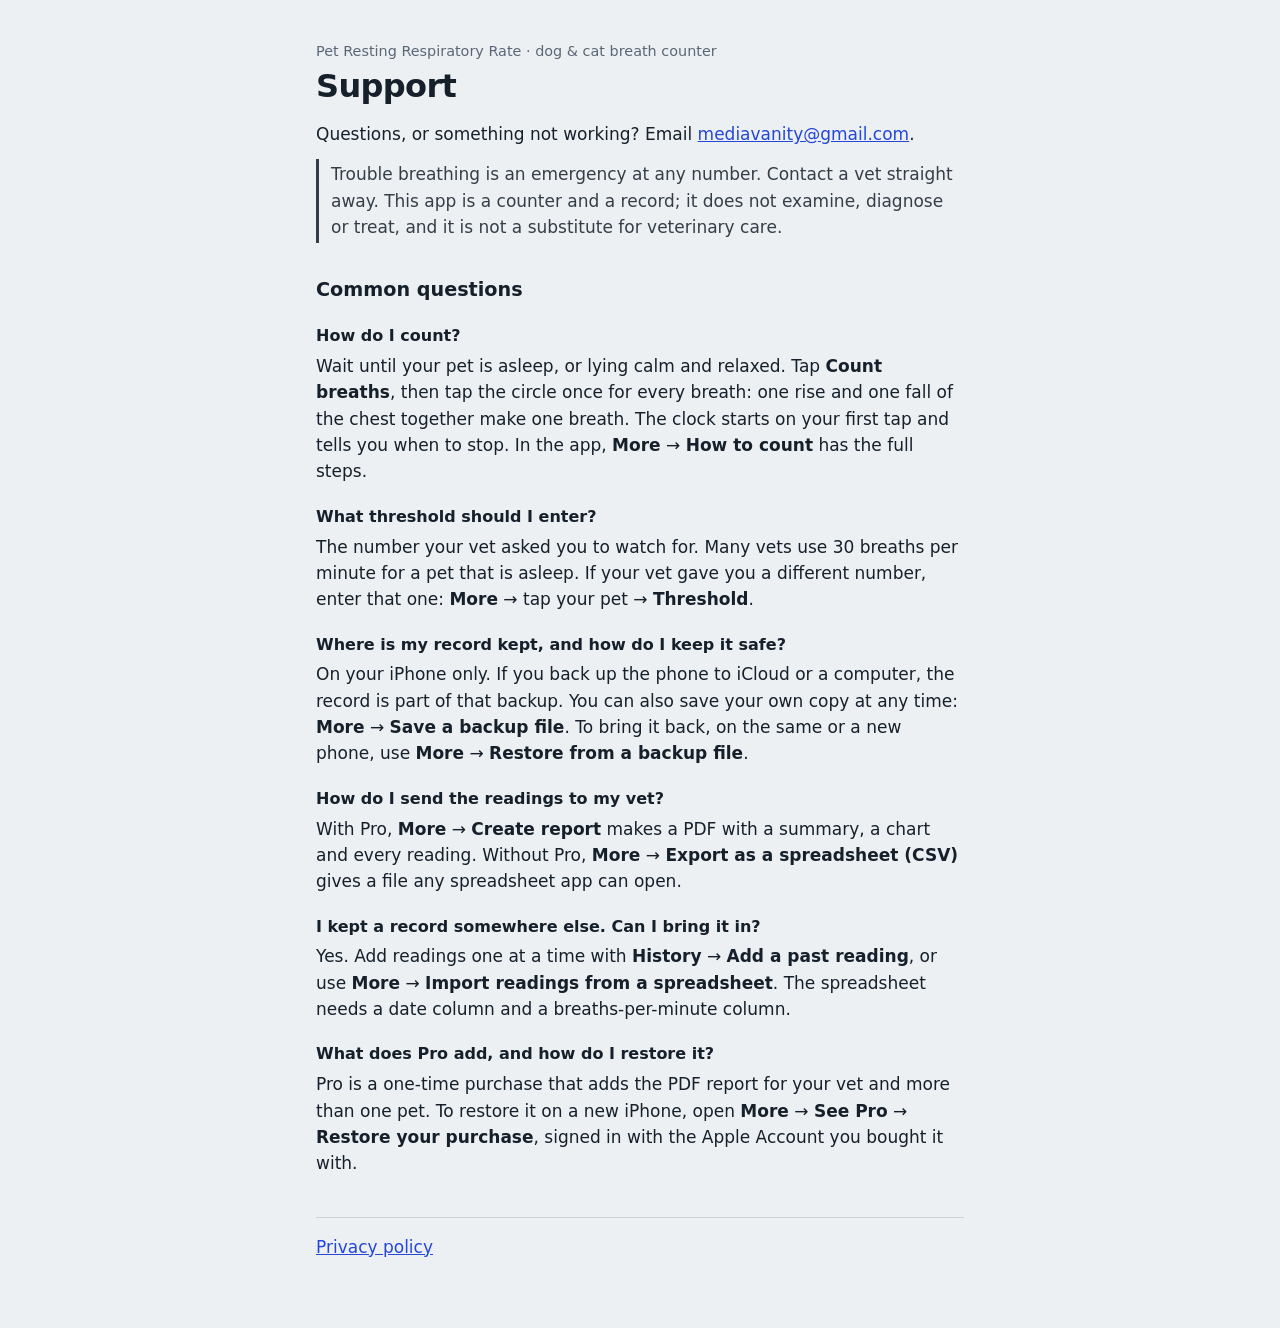
<file: index.html>
<!DOCTYPE html>
<html lang="en">
<head>
<meta charset="utf-8">
<meta name="viewport" content="width=device-width, initial-scale=1">
<title>Pet Resting Respiratory Rate Support</title>
<meta name="description" content="Help and contact for Pet Resting Respiratory Rate, a breath counter and record for dogs and cats on iPhone.">
<link rel="stylesheet" href="style.css">
</head>
<body>
<main>
<p class="eyebrow">Pet Resting Respiratory Rate · dog &amp; cat breath counter</p>
<h1>Support</h1>
<p>Questions, or something not working? Email <a href="mailto:mediavanity@gmail.com?subject=Pet%20Resting%20Respiratory%20Rate%20support">mediavanity@gmail.com</a>.</p>
<p class="note">Trouble breathing is an emergency at any number. Contact a vet straight away. This app is a counter and a record; it does not examine, diagnose or treat, and it is not a substitute for veterinary care.</p>

<h2>Common questions</h2>
<h3>How do I count?</h3>
<p>Wait until your pet is asleep, or lying calm and relaxed. Tap <b>Count breaths</b>, then tap the circle once for every breath: one rise and one fall of the chest together make one breath. The clock starts on your first tap and tells you when to stop. In the app, <b>More</b> &rarr; <b>How to count</b> has the full steps.</p>
<h3>What threshold should I enter?</h3>
<p>The number your vet asked you to watch for. Many vets use 30 breaths per minute for a pet that is asleep. If your vet gave you a different number, enter that one: <b>More</b> &rarr; tap your pet &rarr; <b>Threshold</b>.</p>
<h3>Where is my record kept, and how do I keep it safe?</h3>
<p>On your iPhone only. If you back up the phone to iCloud or a computer, the record is part of that backup. You can also save your own copy at any time: <b>More</b> &rarr; <b>Save a backup file</b>. To bring it back, on the same or a new phone, use <b>More</b> &rarr; <b>Restore from a backup file</b>.</p>
<h3>How do I send the readings to my vet?</h3>
<p>With Pro, <b>More</b> &rarr; <b>Create report</b> makes a PDF with a summary, a chart and every reading. Without Pro, <b>More</b> &rarr; <b>Export as a spreadsheet (CSV)</b> gives a file any spreadsheet app can open.</p>
<h3>I kept a record somewhere else. Can I bring it in?</h3>
<p>Yes. Add readings one at a time with <b>History</b> &rarr; <b>Add a past reading</b>, or use <b>More</b> &rarr; <b>Import readings from a spreadsheet</b>. The spreadsheet needs a date column and a breaths-per-minute column.</p>
<h3>What does Pro add, and how do I restore it?</h3>
<p>Pro is a one-time purchase that adds the PDF report for your vet and more than one pet. To restore it on a new iPhone, open <b>More</b> &rarr; <b>See Pro</b> &rarr; <b>Restore your purchase</b>, signed in with the Apple Account you bought it with.</p>

<p class="foot"><a href="privacy.html">Privacy policy</a></p>
</main>
</body>
</html>
</file>
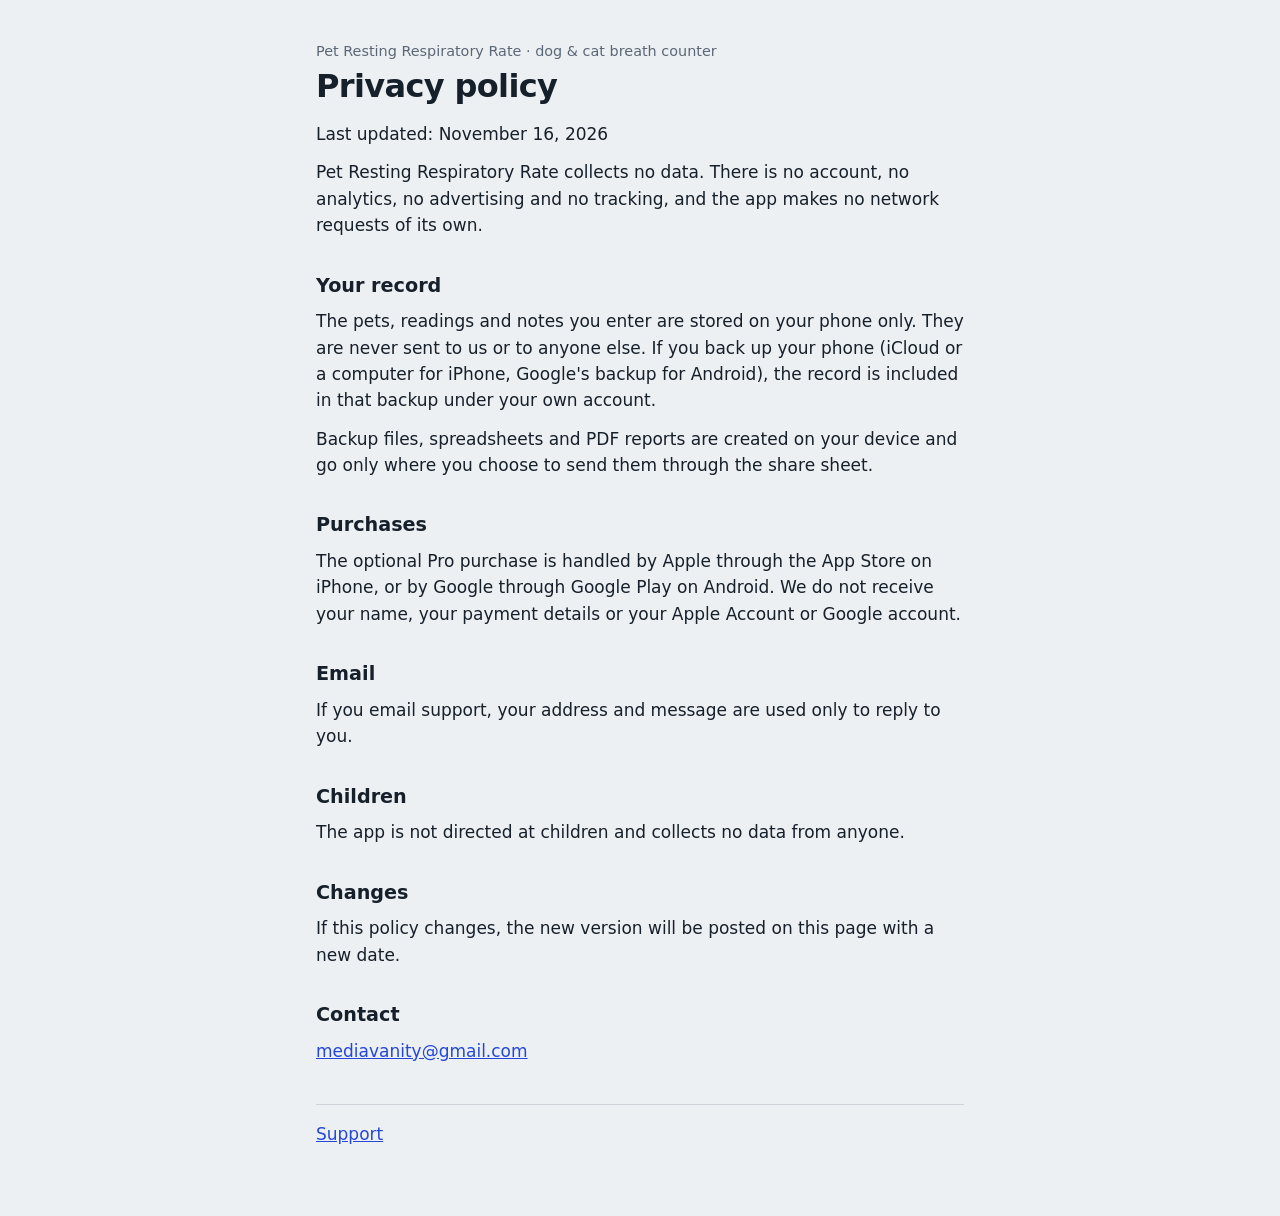
<file: privacy.html>
<!DOCTYPE html>
<html lang="en">
<head>
<meta charset="utf-8">
<meta name="viewport" content="width=device-width, initial-scale=1">
<title>Pet Resting Respiratory Rate Privacy Policy</title>
<link rel="stylesheet" href="style.css">
</head>
<body>
<main>
<p class="eyebrow">Pet Resting Respiratory Rate · dog &amp; cat breath counter</p>
<h1>Privacy policy</h1>
<p class="date">Last updated: November 16, 2026</p>

<p>Pet Resting Respiratory Rate collects no data. There is no account, no analytics, no advertising and no tracking, and the app makes no network requests of its own.</p>

<h2>Your record</h2>
<p>The pets, readings and notes you enter are stored on your phone only. They are never sent to us or to anyone else. If you back up your phone (iCloud or a computer for iPhone, Google's backup for Android), the record is included in that backup under your own account.</p>
<p>Backup files, spreadsheets and PDF reports are created on your device and go only where you choose to send them through the share sheet.</p>

<h2>Purchases</h2>
<p>The optional Pro purchase is handled by Apple through the App Store on iPhone, or by Google through Google Play on Android. We do not receive your name, your payment details or your Apple Account or Google account.</p>

<h2>Email</h2>
<p>If you email support, your address and message are used only to reply to you.</p>

<h2>Children</h2>
<p>The app is not directed at children and collects no data from anyone.</p>

<h2>Changes</h2>
<p>If this policy changes, the new version will be posted on this page with a new date.</p>

<h2>Contact</h2>
<p><a href="mailto:mediavanity@gmail.com">mediavanity@gmail.com</a></p>

<p class="foot"><a href="index.html">Support</a></p>
</main>
</body>
</html>
</file>
<file: style.css>
:root{--bg:#EDF0F3;--panel:#fff;--ink:#16202B;--mute:#5B6776;--line:#CBD2DA;--acc:#2447D8}
@media (prefers-color-scheme:dark){:root{--bg:#0E141B;--panel:#16202B;--ink:#E6EBF1;--mute:#93A0B0;--line:#2A3644;--acc:#7C9BFF;color-scheme:dark}}
*{box-sizing:border-box}
html{-webkit-text-size-adjust:100%}
body{margin:0;background:var(--bg);color:var(--ink);font:17px/1.55 system-ui,-apple-system,"Segoe UI",sans-serif}
main{max-width:680px;margin:0 auto;padding:40px 16px 56px}
.eyebrow{margin:0 0 6px;color:var(--mute);font-size:.9rem}
h1{margin:0 0 16px;font-size:2rem;line-height:1.15;letter-spacing:-.02em}
h2{margin:32px 0 8px;font-size:1.2rem}
h3{margin:20px 0 4px;font-size:1rem}
p{margin:0 0 12px}
.mute{color:var(--mute)}
a{color:var(--acc)}
.foot{margin-top:40px;padding-top:16px;border-top:1px solid var(--line)}

.note { border-left: 3px solid currentColor; padding: 2px 0 2px 12px; opacity: 0.85; }
</file>
